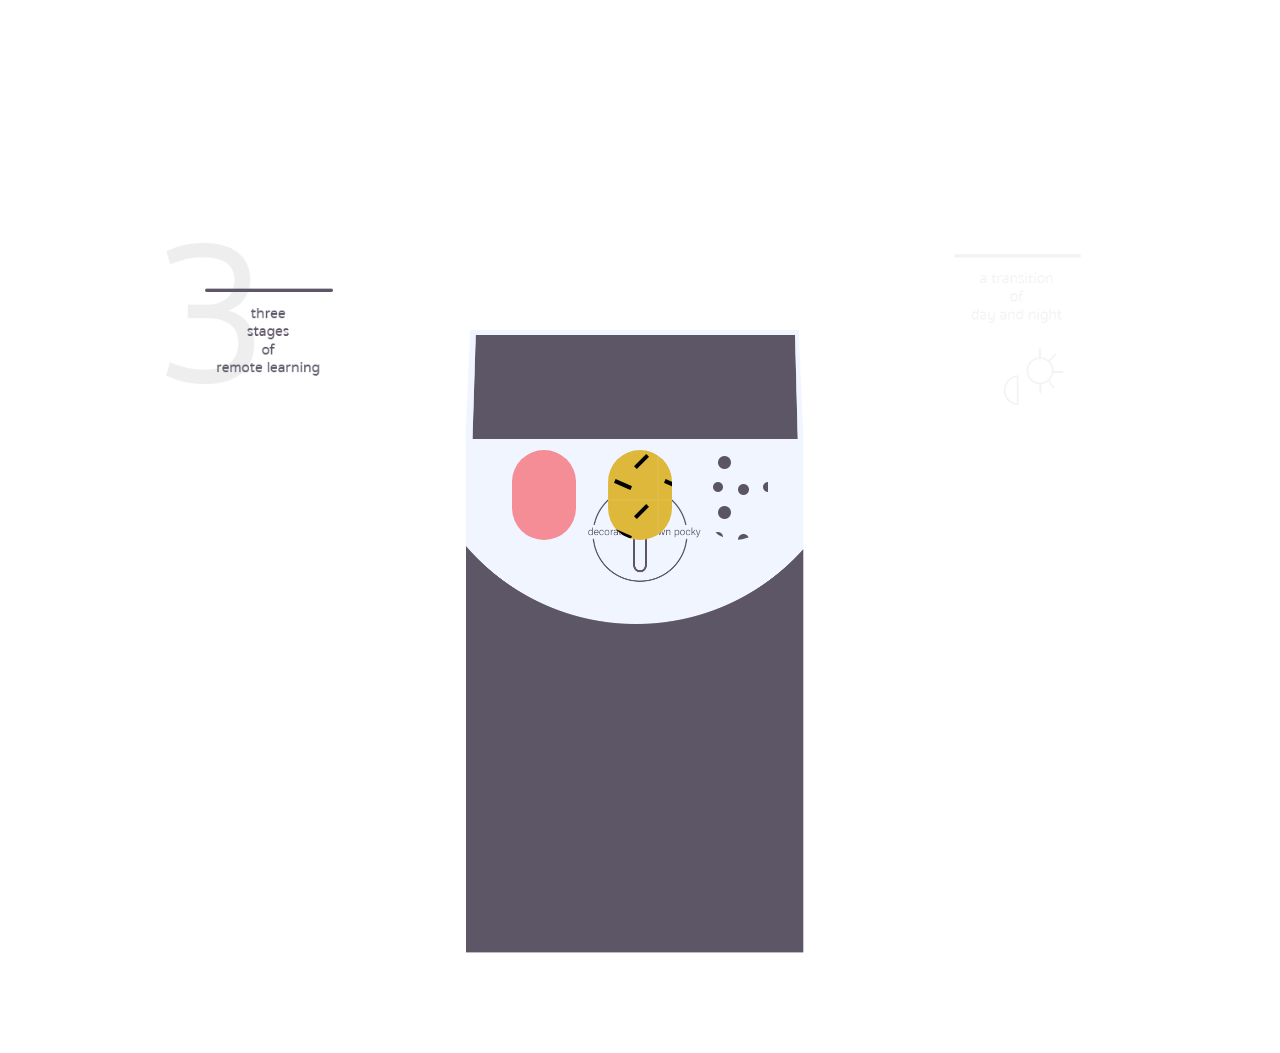
<file: index.html>
<!DOCTYPE html>
<html>
<head>
  <head>
    <title> p e p e r o </title>
    <link rel="shortcut icon" href="logo_index.png">
<style>

div {
  position: absolute;
  border-radius: 100px;
  width: 5vw;
  height: 10vh;
  transition: height 2s;
}

body{
  bottom: 60vh;
  font-size: 18px;
  font-family: Sukhumvit Set;
  color: #5b5465;
  text-align: center;
  animation-iteration-count: infinite;
  animation-name: example;
  animation-duration: 15s;
  z-index: -4;
}
@keyframes example {
  0%   {background-color:  #f4f2f5;}
  50%  {background-color: #5b5465;}
  100%  {background-color: #f4f2f5;}
}
  #sub{
    bottom: 60vh;
    font-size: 18px;
    font-family: Sukhumvit Set;
    color: #5b5465;
    left: 20vw;
    text-align: center;
    animation-iteration-count: infinite;
    animation-name: example;
    animation-duration: 15s;
    z-index: -4;
  }
  #appear{
    bottom: 60vh;
    font-size: 18px;
    font-family: Sukhumvit Set;
    color: #f4f2f5;
    left: 70vw;
    text-align: center;
    animation-iteration-count: infinite;
    animation-name: example;
    animation-duration: 15s;
    z-index: -4;
  }

#div1 {
  transition-timing-function: ease;
  background: #f48d95;
  left: 40vw;
  bottom: 40vh;
  z-index: 1;
}
#div2 {
  transition-timing-function: ease;
  left: 47.5vw;
  bottom: 40vh;
  background-image: url("nudepattern.png");
  z-index: 2;
}
#div3 {
  transition-timing-function: ease;
  left: 55vw;
  bottom: 40vh;
  background-image: url("oreopattern.png");
  z-index: 3;
}

div:hover {
  height: 300px;
}
img {
    position: absolute;
    top: 0px;
    left: 0px;
    width:0px;
    border-radius: 0px 0px 0px 0px;
}
#box
{
    position: absolute;
    top: 225px;
    left: 25vw;
    width: 50vw;
    opacity: .99;
    border-radius: 0px 0px 0px 0px;
}
#indexheading_1
{
    position: absolute;
    top: 27vh;
    left: 13vw;
    width: 13vw;
    opacity: .99;
    border-radius: 0px 0px 0px 0px;
}
#indexheading_2
{
    position: absolute;
    top: 15vh;
    left: 65vw;
    width: 29vw;
    opacity: .99;
    border-radius: 0px 0px 0px 0px;
}
</style>
</head>
<body>


<a href="strawberrypage.html">
  <div id="div1"></div><br>

<a href="nudepage.html">
  <div id="div2"></div><br>

<a href="Oreopage.html">
<div id="div3"></div><br>


<a href="deco.html">
<img id=box src="box.png"></a>

<img id=indexheading_1 src="indexheader.png">
<img id=indexheading_2 src="indexheading_2.png">

</body>
</html>
</file>
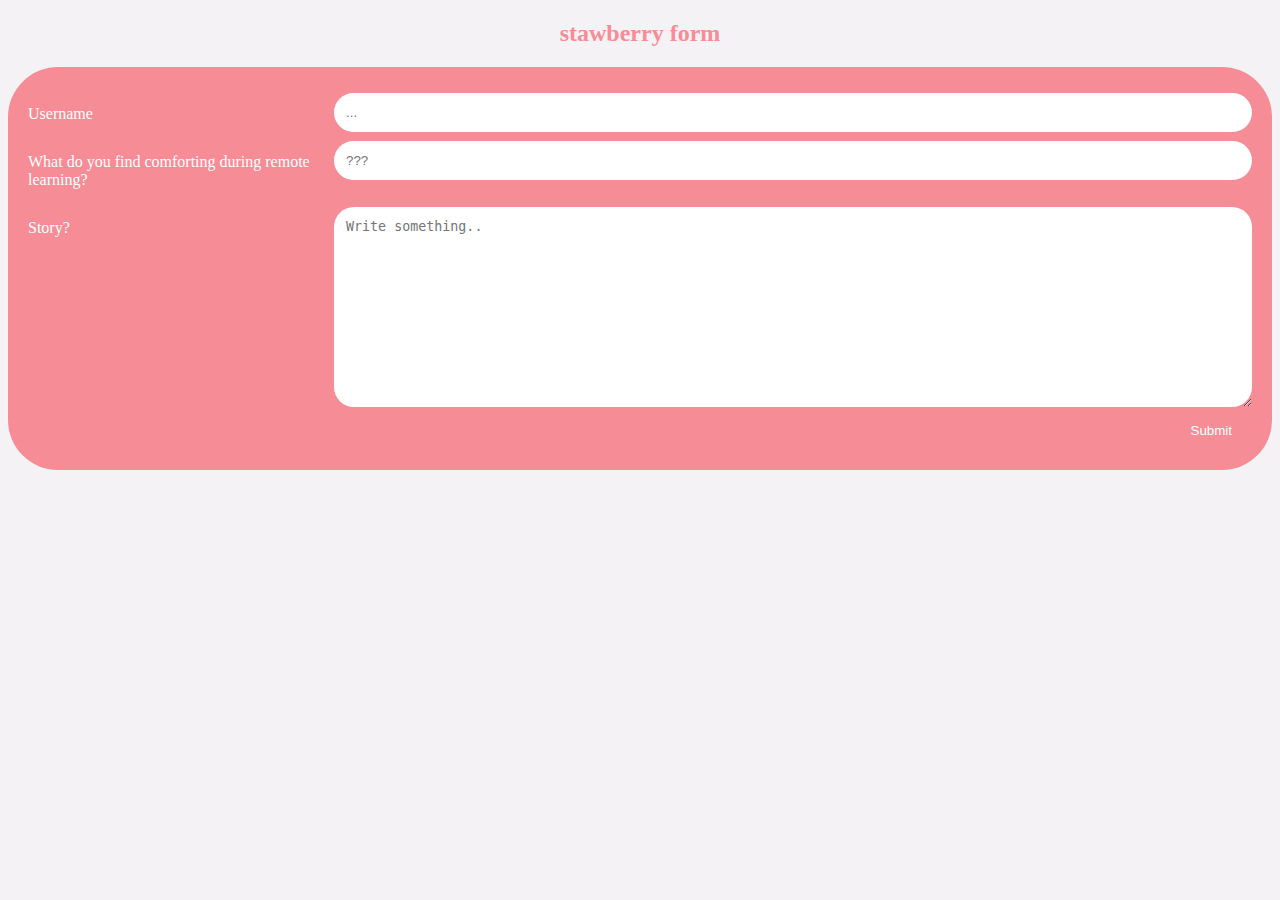
<file: formfavorite.html>
<!DOCTYPE html>
<html>
<head>
<style>
* {
  box-sizing: border-box;
}
body{
  font-family: Sukhumvit Set;
  color: white;
  background-color: #f4f2f5;
}
h2{
  font-family: Sukhumvit Set;
  color: #f68c96;
  background-color: #f4f2f5;
  text-align: center;
}
input[type=text], select, textarea {
  width: 100%;
  padding: 12px;
  font: Sukhumvit Set;
  border: 0px solid #f4f2f5;
  border-radius: 20px;
  resize: vertical;
}

label {
  padding: 12px 12px 12px 0;
  font: Sukhumvit Set;
  display: inline-block;
}

input[type=submit] {
  background-color: #f68c96;
  color: white;
  font: Sukhumvit Set;
  padding: 12px 20px;
  border: none;
  border-radius: 50px;
  cursor: pointer;
  float: right;
}

input[type=submit]:hover {
  font: Sukhumvit Set;
  background-color: #e3c0be;
}

.container {
  border-radius: 50px;
  font: Sukhumvit Set;
  background-color: #f68c96;
  padding: 20px;
}

.col-25 {
  font: Sukhumvit Set;
  float: left;
  width: 25%;
  margin-top: 6px;
}

.col-75 {
  font: Sukhumvit Set;
  float: left;
  width: 75%;
  margin-top: 6px;
}

/* Clear floats after the columns */
.row:after {
  content: "";
  font: Sukhumvit Set;
  display: table;
  clear: both;
}

/* Responsive layout - when the screen is less than 600px wide, make the two columns stack on top of each other instead of next to each other */
@media screen and (max-width: 600px) {
  .col-25, .col-75, input[type=submit] {
    width: 100%;
    font: Sukhumvit Set;
    margin-top: 0;
  }
}
</style>
</head>
<body>

<h2>stawberry form</h2>

<div class="container">
  <form action="/action_page.php">
  <div class="row">
    <div class="col-25">
      <label for="fname">Username</label>
    </div>
    <div class="col-75">
      <input type="text" id="fname" name="firstname" placeholder="...">
    </div>
  </div>
  <div class="row">
    <div class="col-25">
      <label for="lname">What do you find comforting during remote learning?</label>
    </div>
    <div class="col-75">
      <input type="text" id="lname" name="lastname" placeholder="???">
    </div>
  </div>
  <div class="row">
    <div class="col-25">
      <label for="subject">Story?</label>
    </div>
    <div class="col-75">
      <textarea id="subject" name="subject" placeholder="Write something.." style="height:200px"></textarea>
    </div>
  </div>
  <div class="row">
    <a href = "thanks.html">
    <input type="submit" value="Submit"></a>
  </div>
  </form>
</div>

</body>
</html>
</file>
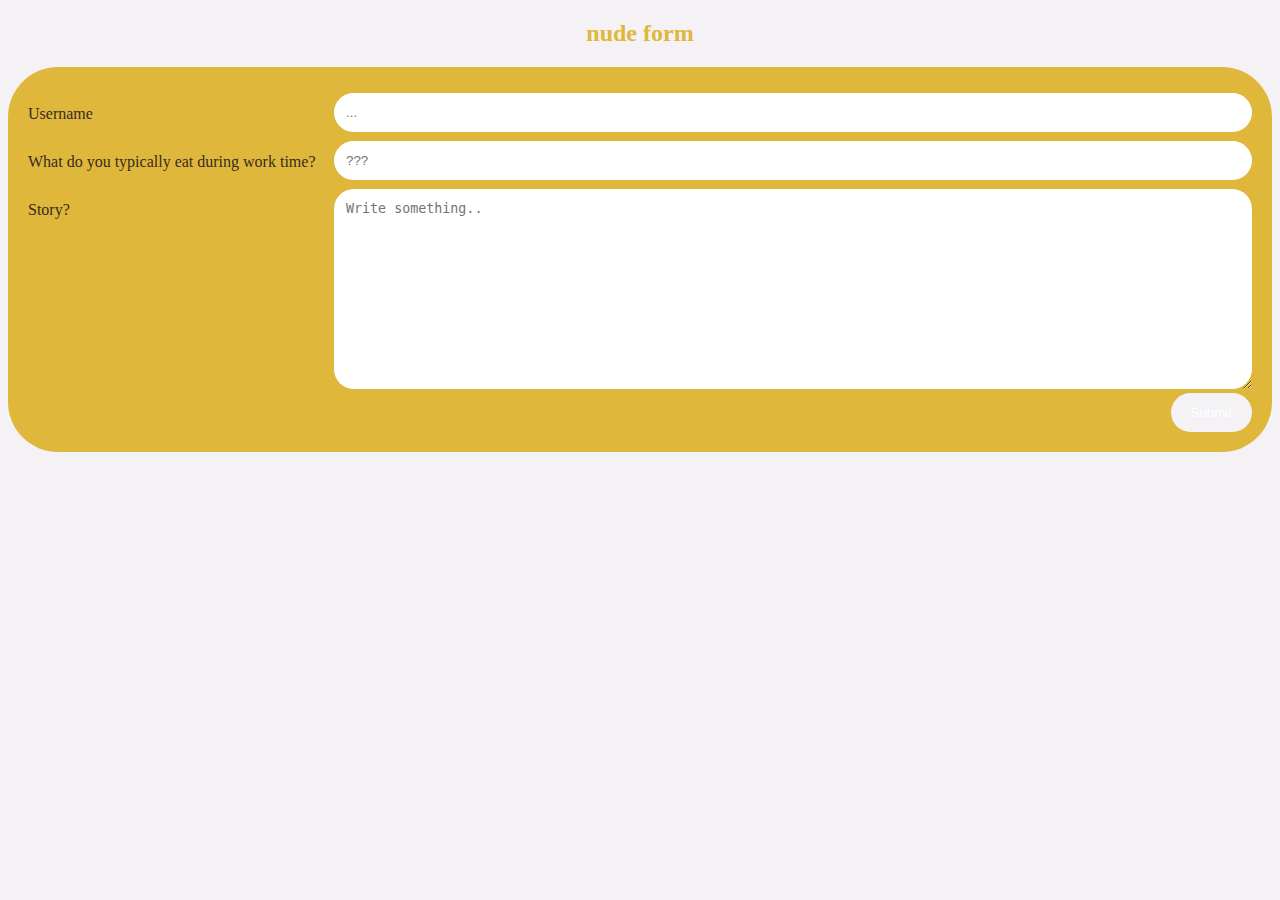
<file: nudeform.html>
<!DOCTYPE html>
<html>
<head>
<style>
* {
  box-sizing: border-box;
}
body{
  font-family: Sukhumvit Set;
  color: #382b25;
  background-color: #f4f2f5;
}
h2{
  font-family: Sukhumvit Set;
  color: #dfb73b;
  background-color: #f4f2f5;
  text-align: center;
}
input[type=text], select, textarea {
  width: 100%;
  padding: 12px;
  font: Sukhumvit Set;
  border: 0px solid #f4f2f5;
  border-radius: 20px;
  resize: vertical;
}

label {
  padding: 12px 12px 12px 0;
  font: Sukhumvit Set;
  display: inline-block;
}

input[type=submit] {
  background-color: #f4f2f5;
  color: white;
  font: Sukhumvit Set;
  padding: 12px 20px;
  border: none;
  border-radius: 50px;
  cursor: pointer;
  float: right;
}

input[type=submit]:hover {
  font: Sukhumvit Set;
  background-color: #ecddb2;
}

.container {
  border-radius: 50px;
  font: Sukhumvit Set;
  background-color: #dfb73b;
  padding: 20px;
}

.col-25 {
  font: Sukhumvit Set;
  float: left;
  width: 25%;
  margin-top: 6px;
}

.col-75 {
  font: Sukhumvit Set;
  float: left;
  width: 75%;
  margin-top: 6px;
}

/* Clear floats after the columns */
.row:after {
  content: "";
  font: Sukhumvit Set;
  display: table;
  clear: both;
}

/* Responsive layout - when the screen is less than 600px wide, make the two columns stack on top of each other instead of next to each other */
@media screen and (max-width: 600px) {
  .col-25, .col-75, input[type=submit] {
    width: 100%;
    font: Sukhumvit Set;
    margin-top: 0;
  }
}
</style>
</head>
<body>

<h2>nude form</h2>

<div class="container">
  <form action="/action_page.php">
  <div class="row">
    <div class="col-25">
      <label for="fname">Username</label>
    </div>
    <div class="col-75">
      <input type="text" id="fname" name="firstname" placeholder="...">
    </div>
  </div>
  <div class="row">
    <div class="col-25">
      <label for="lname">What do you typically eat during work time?</label>
    </div>
    <div class="col-75">
      <input type="text" id="lname" name="lastname" placeholder="???">
    </div>
  </div>
  <div class="row">
    <div class="col-25">
      <label for="subject">Story?</label>
    </div>
    <div class="col-75">
      <textarea id="subject" name="subject" placeholder="Write something.." style="height:200px"></textarea>
    </div>
  </div>
  <div class="row">
    <a href = "thanks.html">
    <input type="submit" value="Submit"></a>
  </div>
  </form>
</div>

</body>
</html>
</file>
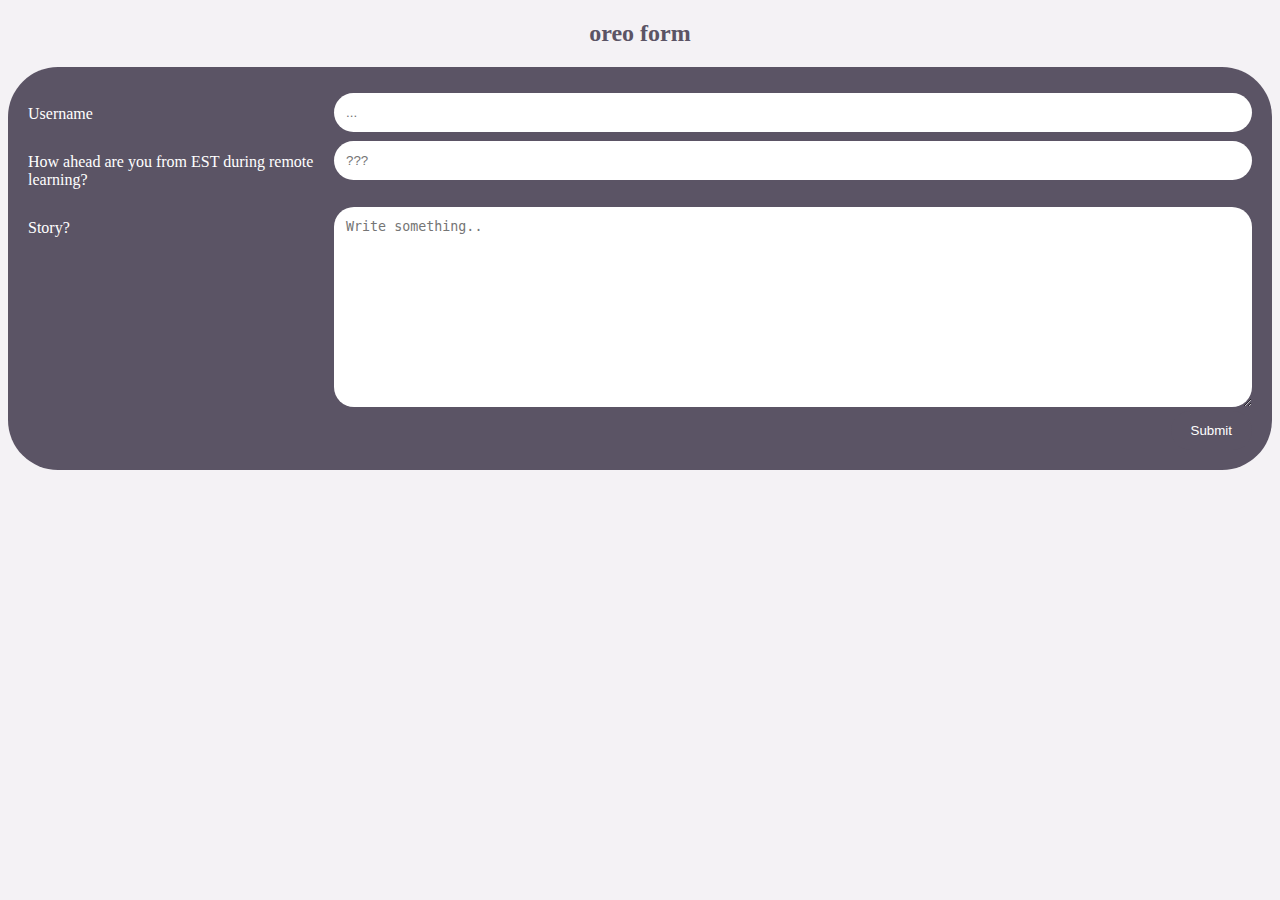
<file: oreoform.html>
<!DOCTYPE html>
<html>
<head>
<style>
* {
  box-sizing: border-box;
}
body{
  font-family: Sukhumvit Set;
  color: white;
  background-color: #f4f2f5;
}
h2{
  font-family: Sukhumvit Set;
  color: #5b5465;
  text-align: center;
}
input[type=text], select, textarea {
  width: 100%;
  padding: 12px;
  font: Sukhumvit Set;
  border: 0px solid #f4f2f5;
  border-radius: 20px;
  resize: vertical;
}

label {
  padding: 12px 12px 12px 0;
  font: Sukhumvit Set;
  display: inline-block;
}

input[type=submit] {
  background-color: #5b5465;
  color: white;
  font: Sukhumvit Set;
  padding: 12px 20px;
  border: none;
  border-radius: 50px;
  cursor: pointer;
  float: right;
}

input[type=submit]:hover {
  font: Sukhumvit Set;
  background-color: #9194ac;
}

.container {
  border-radius: 50px;
  font: Sukhumvit Set;
  background-color: #5b5465;
  padding: 20px;
}

.col-25 {
  font: Sukhumvit Set;
  float: left;
  width: 25%;
  margin-top: 6px;
}

.col-75 {
  font: Sukhumvit Set;
  float: left;
  width: 75%;
  margin-top: 6px;
}

/* Clear floats after the columns */
.row:after {
  content: "";
  font: Sukhumvit Set;
  display: table;
  clear: both;
}

/* Responsive layout - when the screen is less than 600px wide, make the two columns stack on top of each other instead of next to each other */
@media screen and (max-width: 600px) {
  .col-25, .col-75, input[type=submit] {
    width: 100%;
    font: Sukhumvit Set;
    margin-top: 0;
  }
}
</style>
</head>
<body>

<h2>oreo form</h2>

<div class="container">
  <form action="/action_page.php">
  <div class="row">
    <div class="col-25">
      <label for="fname">Username</label>
    </div>
    <div class="col-75">
      <input type="text" id="fname" name="firstname" placeholder="...">
    </div>
  </div>
  <div class="row">
    <div class="col-25">
      <label for="lname">How ahead are you from EST during remote learning?</label>
    </div>
    <div class="col-75">
      <input type="text" id="lname" name="lastname" placeholder="???">
    </div>
  </div>
  <div class="row">
    <div class="col-25">
      <label for="subject">Story?</label>
    </div>
    <div class="col-75">
      <textarea id="subject" name="subject" placeholder="Write something.." style="height:200px"></textarea>
    </div>
  </div>
  <div class="row">
    <a href = "thanks.html">
    <input type="submit" value="Submit"></a>
  </div>
  </form>
</div>

</body>
</html>
</file>
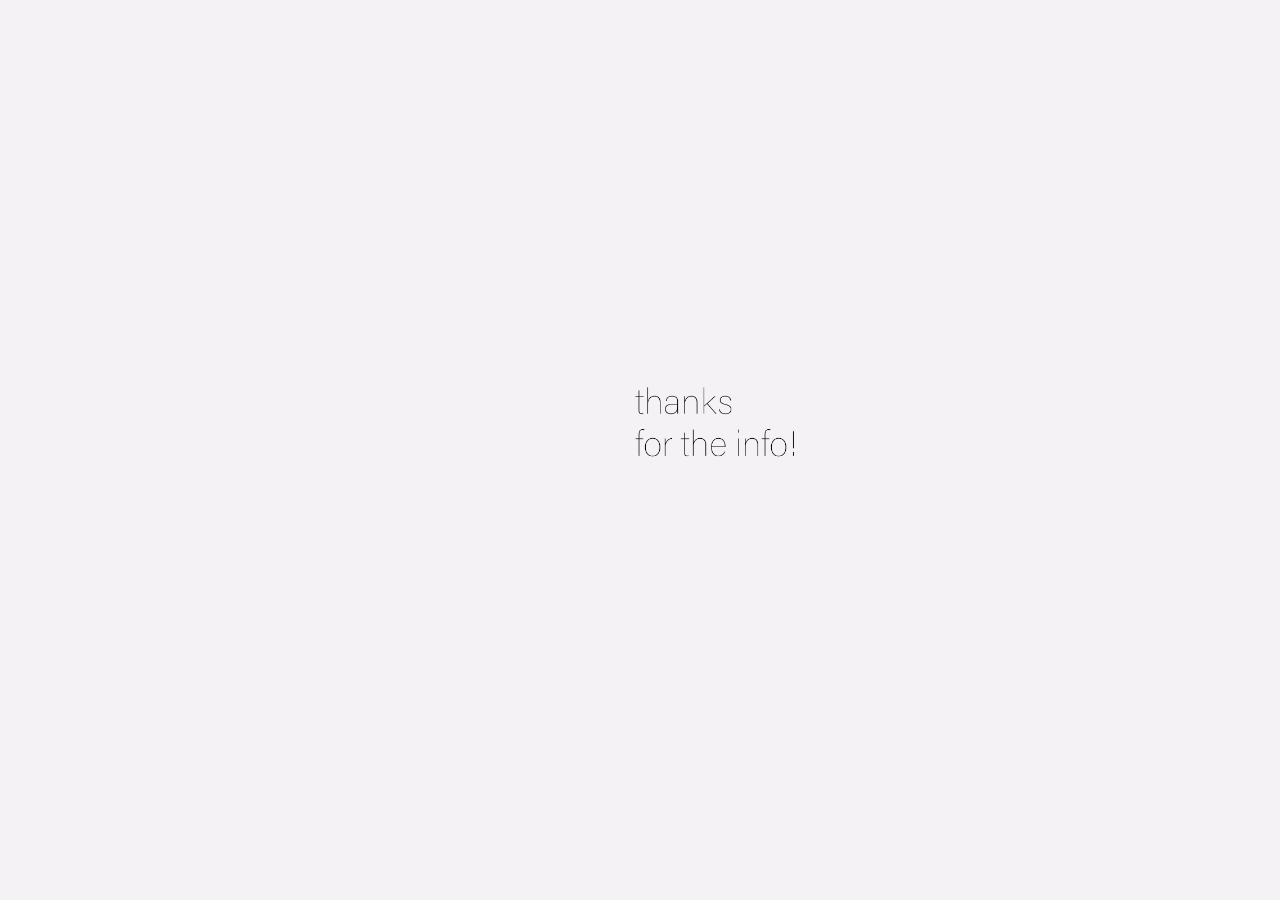
<file: thanks.html>
<!doctype html>
<html>
  <head>
    <title> t h a n k s </title>
    <style>
      body {
        background-image: url("thanks.png");
        background-attachment: fixed;
        background-size: cover;
        position: absolute;
        text-shadow: 0px 0px 0px white;
        width: 350px;
        top: 10px;
        font-size: 60px;
        font-family: Futura;
        text-align: left;
      }
    </style>
  <body>
  </body>


</html>
</file>
